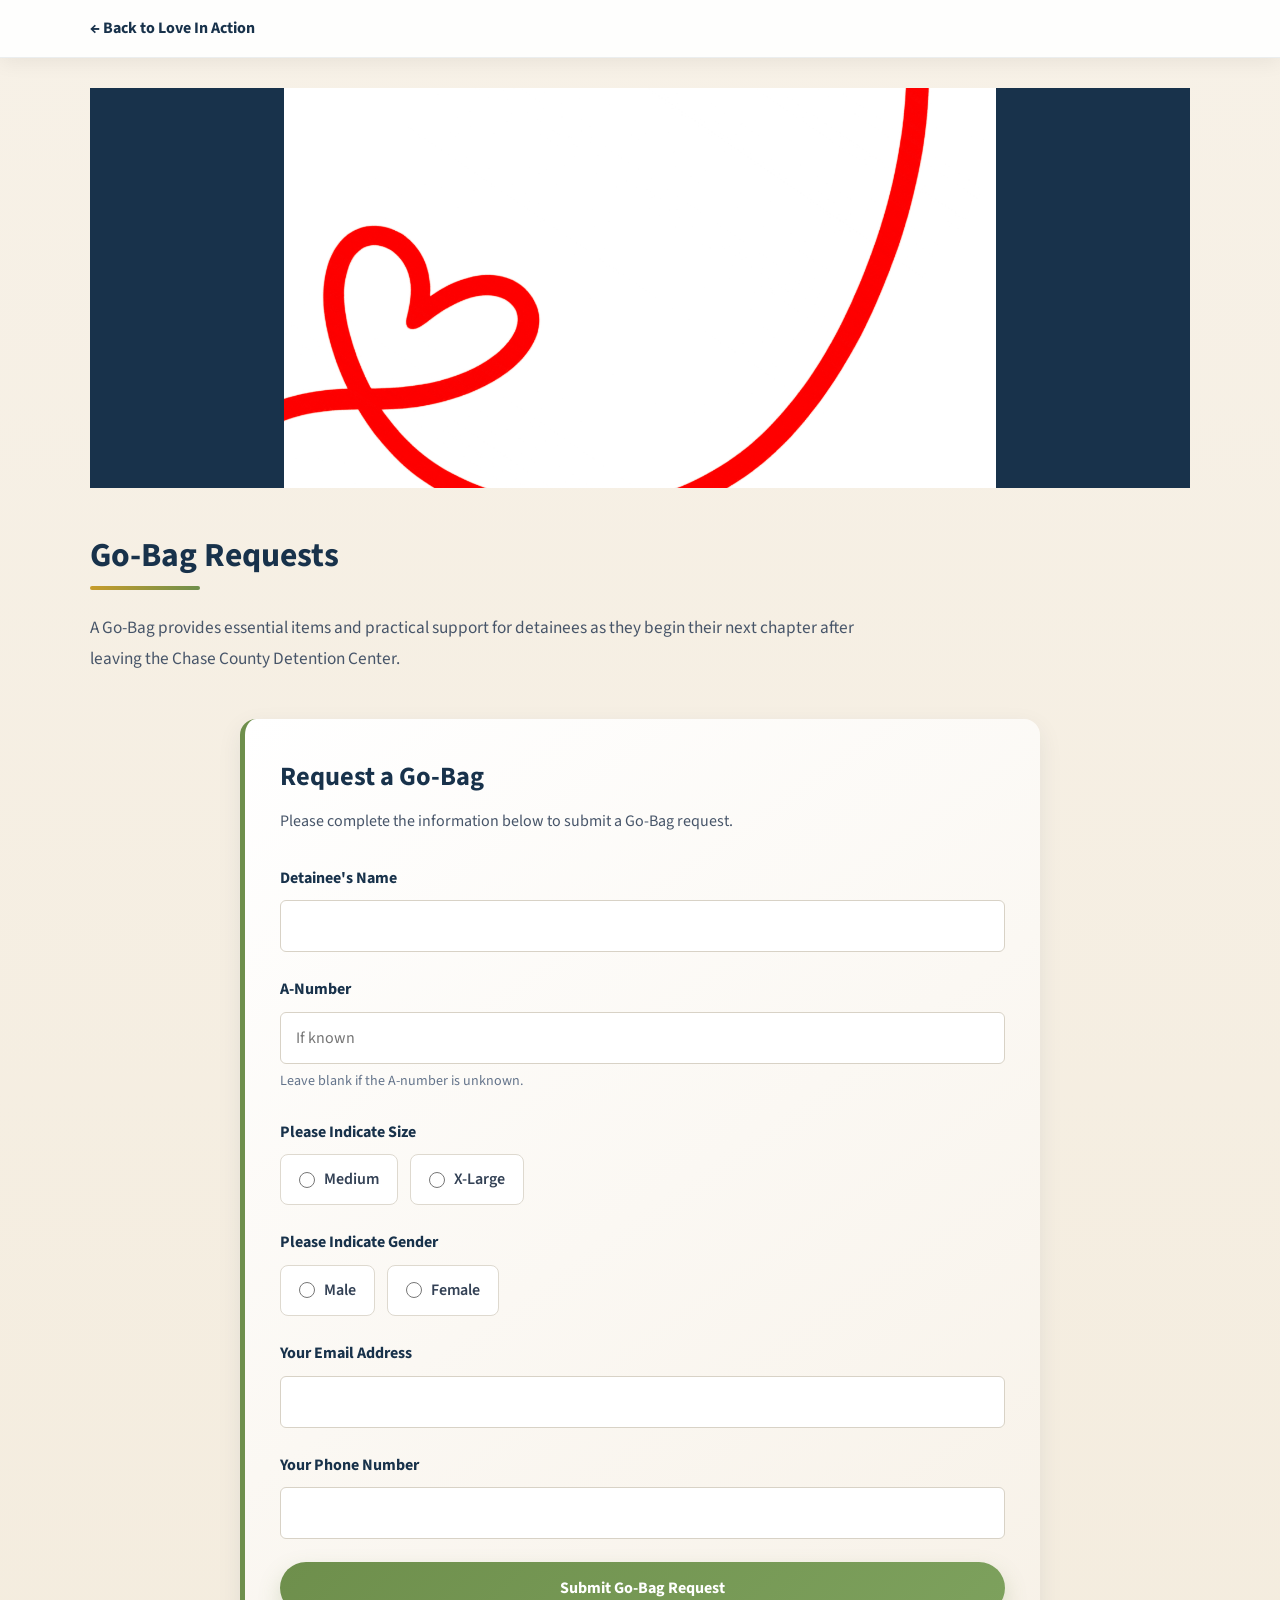
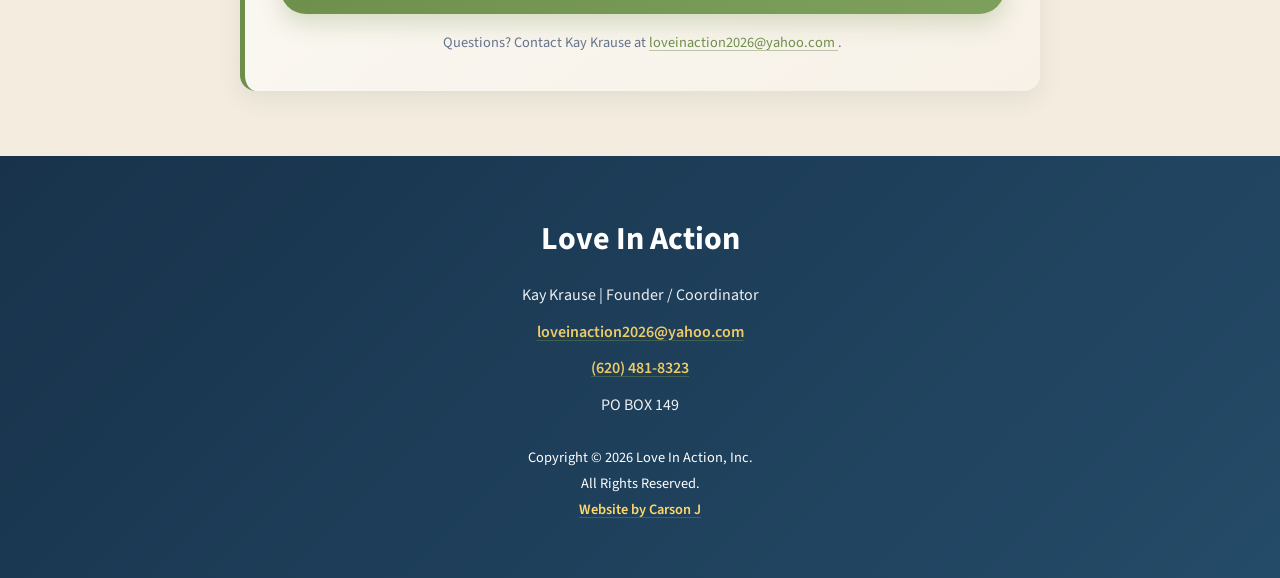
<file: love-in-action-go-bag/index.html>
<!doctype html>
<html lang="en">
    <head>
        <meta charset="UTF-8" />
        <meta name="viewport" content="width=device-width, initial-scale=1.0" />
        <link rel="icon" type="image/x-icon" href="liacircleicon.ico" />

        <title>Love In Action | Go Bags</title>

        <meta
            name="description"
            content="Request a Go-Bag through Love In Action, supporting detainees at the Chase County Detention Center."
        />

        <link rel="preconnect" href="https://fonts.googleapis.com" />
        <link rel="preconnect" href="https://fonts.gstatic.com" crossorigin />

        <link
            href="https://fonts.googleapis.com/css2?family=Source+Sans+3:wght@300;400;600;700;800&display=swap"
            rel="stylesheet"
        />

        <style>
            :root {
                --navy: #18324b;
                --green: #6e8f4c;
                --gold: #c79c2b;
                --cream: #f7f1e7;
                --white: #ffffff;
                --text: #334155;
                --soft: #efe3d1;
            }

            * {
                margin: 0;
                padding: 0;
                box-sizing: border-box;
            }

            html {
                scroll-behavior: smooth;
            }

            body {
                font-family: "Source Sans 3", sans-serif;
                background: linear-gradient(180deg, var(--cream), #f3ebdc);
                color: var(--text);
                line-height: 1.8;
                -webkit-font-smoothing: antialiased;
            }

            img {
                max-width: 100%;
                display: block;
            }

            a {
                color: var(--green);
                text-decoration: underline;
                text-decoration-color: rgba(110, 143, 76, 0.45);
                text-underline-offset: 3px;
                transition: 0.25s ease;
            }

            a:hover {
                color: var(--navy);
            }

            a:focus-visible,
            button:focus-visible,
            input:focus-visible {
                outline: 3px solid var(--gold);
                outline-offset: 3px;
            }

            .container {
                width: min(1100px, 92%);
                margin: auto;
            }

            /* HEADER */

            .navbar {
                background: rgba(255, 255, 255, 0.92);
                border-bottom: 1px solid rgba(24, 50, 75, 0.08);
                box-shadow: 0 5px 20px rgba(0, 0, 0, 0.06);
            }

            .nav-container {
                display: flex;
                justify-content: space-between;
                align-items: center;
                padding: 14px 0;
                gap: 20px;
            }

            .logo-placeholder {
                width: 180px;
                height: 65px;
                background: var(--cream);
                border: 2px dashed var(--gold);
                display: flex;
                justify-content: center;
                align-items: center;
                color: var(--navy);
                font-weight: 700;
                font-size: 13px;
            }

            .back-link {
                font-weight: 700;
                color: var(--navy);
                text-decoration: none;
            }

            /* BANNER */

            .banner {
                margin-top: 30px;
                position: relative;
                background: var(--navy);
                display: flex;
                justify-content: center;
                align-items: center;
                overflow: hidden;
            }

            .banner-image {
                width: 100%;
                height: 400px;
                object-fit: cover;
                object-position: center;
            }

            @media (max-width: 768px) {
                .banner-image {
                    height: 200px;
                }
            }

            /* INTRO */

            .intro {
                padding: 48px 0 30px;
            }

            .section-title {
                font-size: 2.1rem;
                color: var(--navy);
                font-weight: 700;
                line-height: 1.2;
                margin-bottom: 10px;
            }

            .divider {
                width: 110px;
                height: 4px;
                background: linear-gradient(90deg, var(--gold), var(--green));
                border-radius: 50px;
                margin-bottom: 22px;
            }

            .lead {
                max-width: 780px;
                font-size: 1.08rem;
                color: #475569;
            }

            /* FORM */

            .form-section {
                padding: 15px 0 65px;
            }

            .form-box {
                max-width: 800px;
                margin: auto;
                padding: 35px;
                background: linear-gradient(145deg, #ffffff, #f7f1e7);
                border-left: 5px solid var(--green);
                border-radius: 16px;
                box-shadow: 0 8px 24px rgba(24, 50, 75, 0.08);
            }

            .form-box h2 {
                color: var(--navy);
                font-size: 1.65rem;
                margin-bottom: 5px;
            }

            .form-description {
                color: #475569;
                margin-bottom: 28px;
            }

            .field {
                margin-bottom: 23px;
            }

            label,
            legend {
                display: block;
                color: var(--navy);
                font-weight: 700;
                margin-bottom: 8px;
            }

            input[type="text"],
            input[type="email"],
            input[type="tel"] {
                width: 100%;
                padding: 13px 15px;
                border: 1px solid #d8d2c6;
                border-radius: 6px;
                background: var(--white);
                color: var(--text);
                font-family: inherit;
                font-size: 1rem;
                line-height: 1.5;
            }

            input[type="text"]:focus,
            input[type="email"]:focus,
            input[type="tel"]:focus {
                border-color: var(--green);
            }

            .help {
                display: block;
                margin-top: 5px;
                font-size: 0.88rem;
                color: #64748b;
            }

            fieldset {
                border: none;
                margin: 0 0 23px;
                padding: 0;
            }

            .options {
                display: flex;
                flex-wrap: wrap;
                gap: 12px;
            }

            .option {
                display: inline-flex;
                align-items: center;
                gap: 9px;
                padding: 10px 18px;
                background: var(--white);
                border: 1px solid #ded9cf;
                border-radius: 8px;
                cursor: pointer;
                font-weight: 600;
                color: var(--text);
                margin: 0;
            }

            .option input {
                accent-color: var(--green);
                width: 16px;
                height: 16px;
            }

            button {
                display: block;
                width: 100%;
                border: none;
                border-radius: 999px;
                padding: 15px 25px;
                background: linear-gradient(135deg, var(--green), #7da15d);
                color: white;
                font-family: inherit;
                font-size: 1rem;
                font-weight: 700;
                cursor: pointer;
                box-shadow: 0 10px 22px rgba(110, 143, 76, 0.25);
                transition: 0.3s ease;
            }

            button:hover {
                background: linear-gradient(135deg, var(--navy), #294f6e);
                transform: translateY(-2px);
            }

            .form-note {
                text-align: center;
                margin-top: 16px;
                font-size: 0.9rem;
                color: #64748b;
            }

            /* NETLIFY SPAM PREVENTION */

            .honeypot {
                position: absolute;
                left: -10000px;
                width: 1px;
                height: 1px;
                overflow: hidden;
            }

            /* FOOTER */

            footer {
                background: linear-gradient(135deg, var(--navy), #244b68);
                color: white;
                padding: 55px 20px;
                text-align: center;
                position: relative;
                overflow: hidden;
            }

            footer h2 {
                font-size: 2rem;
                margin-bottom: 12px;
            }

            footer p {
                margin: 8px 0;
                opacity: 0.92;
            }

            footer a {
                color: #ffd76a;
                font-weight: 600;
            }

            footer a:hover {
                color: white;
            }

            .copyright {
                margin-top: 25px;
                font-size: 0.9rem;
            }

            /* MOBILE */

            @media (max-width: 768px) {
                .nav-container {
                    flex-direction: column;
                    align-items: center;
                }

                .back-link {
                    margin-top: 4px;
                }

                .banner {
                    min-height: 150px;
                }

                .section-title {
                    font-size: 1.8rem;
                }

                .form-box {
                    padding: 25px 20px;
                }
            }

            @media (max-width: 480px) {
                .container {
                    width: 94%;
                }

                .banner-placeholder h2 {
                    font-size: 1.5rem;
                }

                .options {
                    flex-direction: column;
                }

                .option {
                    width: 100%;
                }
            }
        </style>
    </head>

    <body>
        <!-- HEADER -->

        <nav class="navbar">
            <div class="container nav-container">
                <a class="back-link" href="https://chasecountydetainees.com/">
                    ← Back to Love In Action
                </a>
            </div>
        </nav>

        <main class="container">
            <!-- BANNER PREVIEW - REPLACE WITH REAL BANNER -->

            <div class="banner">
                <div class="banner-placeholder">
                    <img
                        src="loveinactionbanner.png"
                        alt="Love In Action Banner"
                        class="banner-image"
                    />
                </div>
            </div>

            <!-- INTRODUCTION -->

            <section class="intro">
                <h1 class="section-title">Go-Bag Requests</h1>

                <div class="divider"></div>

                <p class="lead">
                    A Go-Bag provides essential items and practical support for
                    detainees as they begin their next chapter after leaving the
                    Chase County Detention Center.
                </p>
            </section>

            <!-- REQUEST FORM -->

            <section class="form-section">
                <div class="form-box">
                    <h2>Request a Go-Bag</h2>

                    <p class="form-description">
                        Please complete the information below to submit a Go-Bag
                        request.
                    </p>

                    <form
                        name="go-bag-request"
                        method="POST"
                        data-netlify="true"
                        netlify-honeypot="bot-field"
                    >
                        <input
                            type="hidden"
                            name="form-name"
                            value="go-bag-request"
                        />

                        <p class="honeypot">
                            <label>
                                Leave this field empty:
                                <input name="bot-field" />
                            </label>
                        </p>

                        <div class="field">
                            <label for="detainee-name"> Detainee's Name </label>

                            <input
                                type="text"
                                id="detainee-name"
                                name="detainee-name"
                                autocomplete="off"
                                required
                            />
                        </div>

                        <div class="field">
                            <label for="a-number"> A-Number </label>

                            <input
                                type="text"
                                id="a-number"
                                name="a-number"
                                placeholder="If known"
                            />

                            <span class="help">
                                Leave blank if the A-number is unknown.
                            </span>
                        </div>

                        <fieldset>
                            <legend>Please Indicate Size</legend>

                            <div class="options">
                                <label class="option">
                                    <input
                                        type="radio"
                                        name="size"
                                        value="Medium"
                                        required
                                    />
                                    Medium
                                </label>

                                <label class="option">
                                    <input
                                        type="radio"
                                        name="size"
                                        value="X-Large"
                                        required
                                    />
                                    X-Large
                                </label>
                            </div>
                        </fieldset>

                        <fieldset>
                            <legend>Please Indicate Gender</legend>

                            <div class="options">
                                <label class="option">
                                    <input
                                        type="radio"
                                        name="gender"
                                        value="Male"
                                        required
                                    />
                                    Male
                                </label>

                                <label class="option">
                                    <input
                                        type="radio"
                                        name="gender"
                                        value="Female"
                                        required
                                    />
                                    Female
                                </label>
                            </div>
                        </fieldset>

                        <div class="field">
                            <label for="email"> Your Email Address </label>

                            <input
                                type="email"
                                id="email"
                                name="requester-email"
                                autocomplete="email"
                                required
                            />
                        </div>

                        <div class="field">
                            <label for="phone"> Your Phone Number </label>

                            <input
                                type="tel"
                                id="phone"
                                name="requester-phone"
                                autocomplete="tel"
                                required
                            />
                        </div>

                        <button type="submit">Submit Go-Bag Request</button>

                        <p class="form-note">
                            Questions? Contact Kay Krause at
                            <a href="mailto:loveinaction2026@yahoo.com">
                                loveinaction2026@yahoo.com </a
                            >.
                        </p>
                    </form>
                </div>
            </section>
        </main>

        <!-- FOOTER -->

        <footer>
            <div class="container">
                <h2>Love In Action</h2>

                <p>Kay Krause | Founder / Coordinator</p>

                <p>
                    <a href="mailto:loveinaction2026@yahoo.com">
                        loveinaction2026@yahoo.com
                    </a>
                </p>

                <p>
                    <a href="tel:+16204818323"> (620) 481-8323 </a>
                </p>

                <p>PO BOX 149</p>

                <div class="copyright">
                    Copyright © 2026 Love In Action, Inc.
                    <br />
                    All Rights Reserved.
                    <br />
                    <a href="https://contactcarson.netlify.app"
                        >Website by Carson J</a
                    >
                </div>
            </div>
        </footer>
    </body>
</html>
</file>
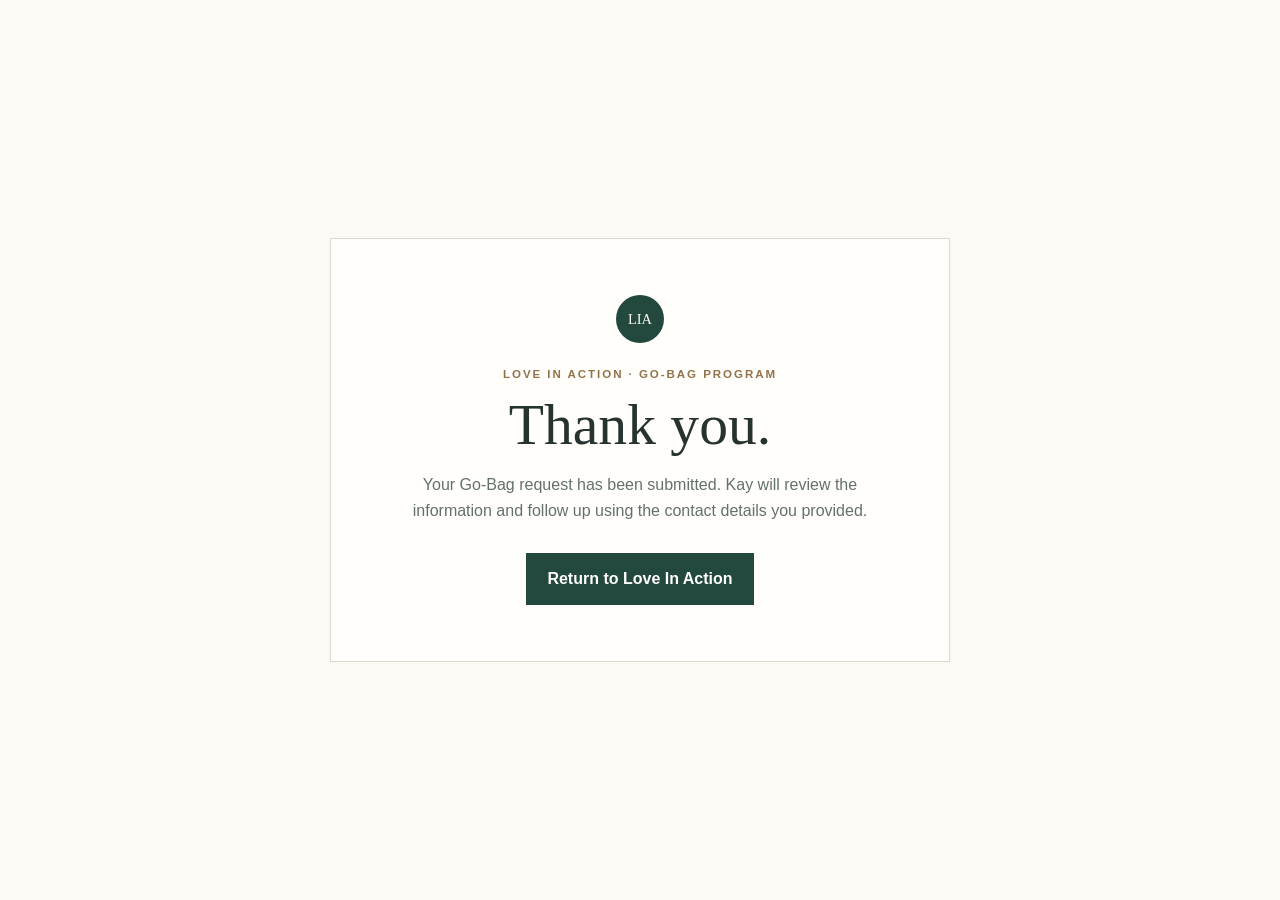
<file: love-in-action-go-bag/thank-you.html>
<!doctype html>
<html lang="en">
<head>
  <meta charset="utf-8">
  <meta name="viewport" content="width=device-width, initial-scale=1">
  <meta name="theme-color" content="#23483d">
  <title>Request Received | Love In Action</title>
  <style>
    :root { --paper:#fdfaf5; --ink:#26332e; --muted:#64716a; --green:#23483d; --line:#ded9cf; --white:#fffefa; }
    * { box-sizing:border-box; }
    body { margin:0; min-height:100vh; display:grid; place-items:center; padding:24px; background:var(--paper); color:var(--ink); font-family:"Google Sans","Segoe UI",Arial,sans-serif; line-height:1.6; }
    main { width:min(100%,620px); padding:clamp(28px,6vw,56px); background:var(--white); border:1px solid var(--line); text-align:center; }
    .mark { width:48px; height:48px; margin:0 auto 22px; display:grid; place-items:center; border-radius:50%; background:var(--green); color:var(--paper); font: .9rem Georgia,serif; }
    .eyebrow { margin:0 0 10px; color:#92734c; font-size:.72rem; font-weight:750; letter-spacing:.17em; text-transform:uppercase; }
    h1 { margin:0 0 14px; font:400 clamp(2.2rem,6vw,3.6rem)/1.08 Georgia,"Times New Roman",serif; }
    p { color:var(--muted); }
    a { display:inline-block; margin-top:14px; padding:13px 21px; background:var(--green); color:white; text-decoration:none; font-weight:700; }
    a:hover { background:#19392f; }
  </style>
</head>
<body>
  <main>
    <div class="mark" aria-hidden="true">LIA</div>
    <p class="eyebrow">Love In Action · Go-Bag Program</p>
    <h1>Thank you.</h1>
    <p>Your Go-Bag request has been submitted. Kay will review the information and follow up using the contact details you provided.</p>
    <a href="https://chasecountydetainees.com/">Return to Love In Action</a>
  </main>
</body>
</html>
</file>
